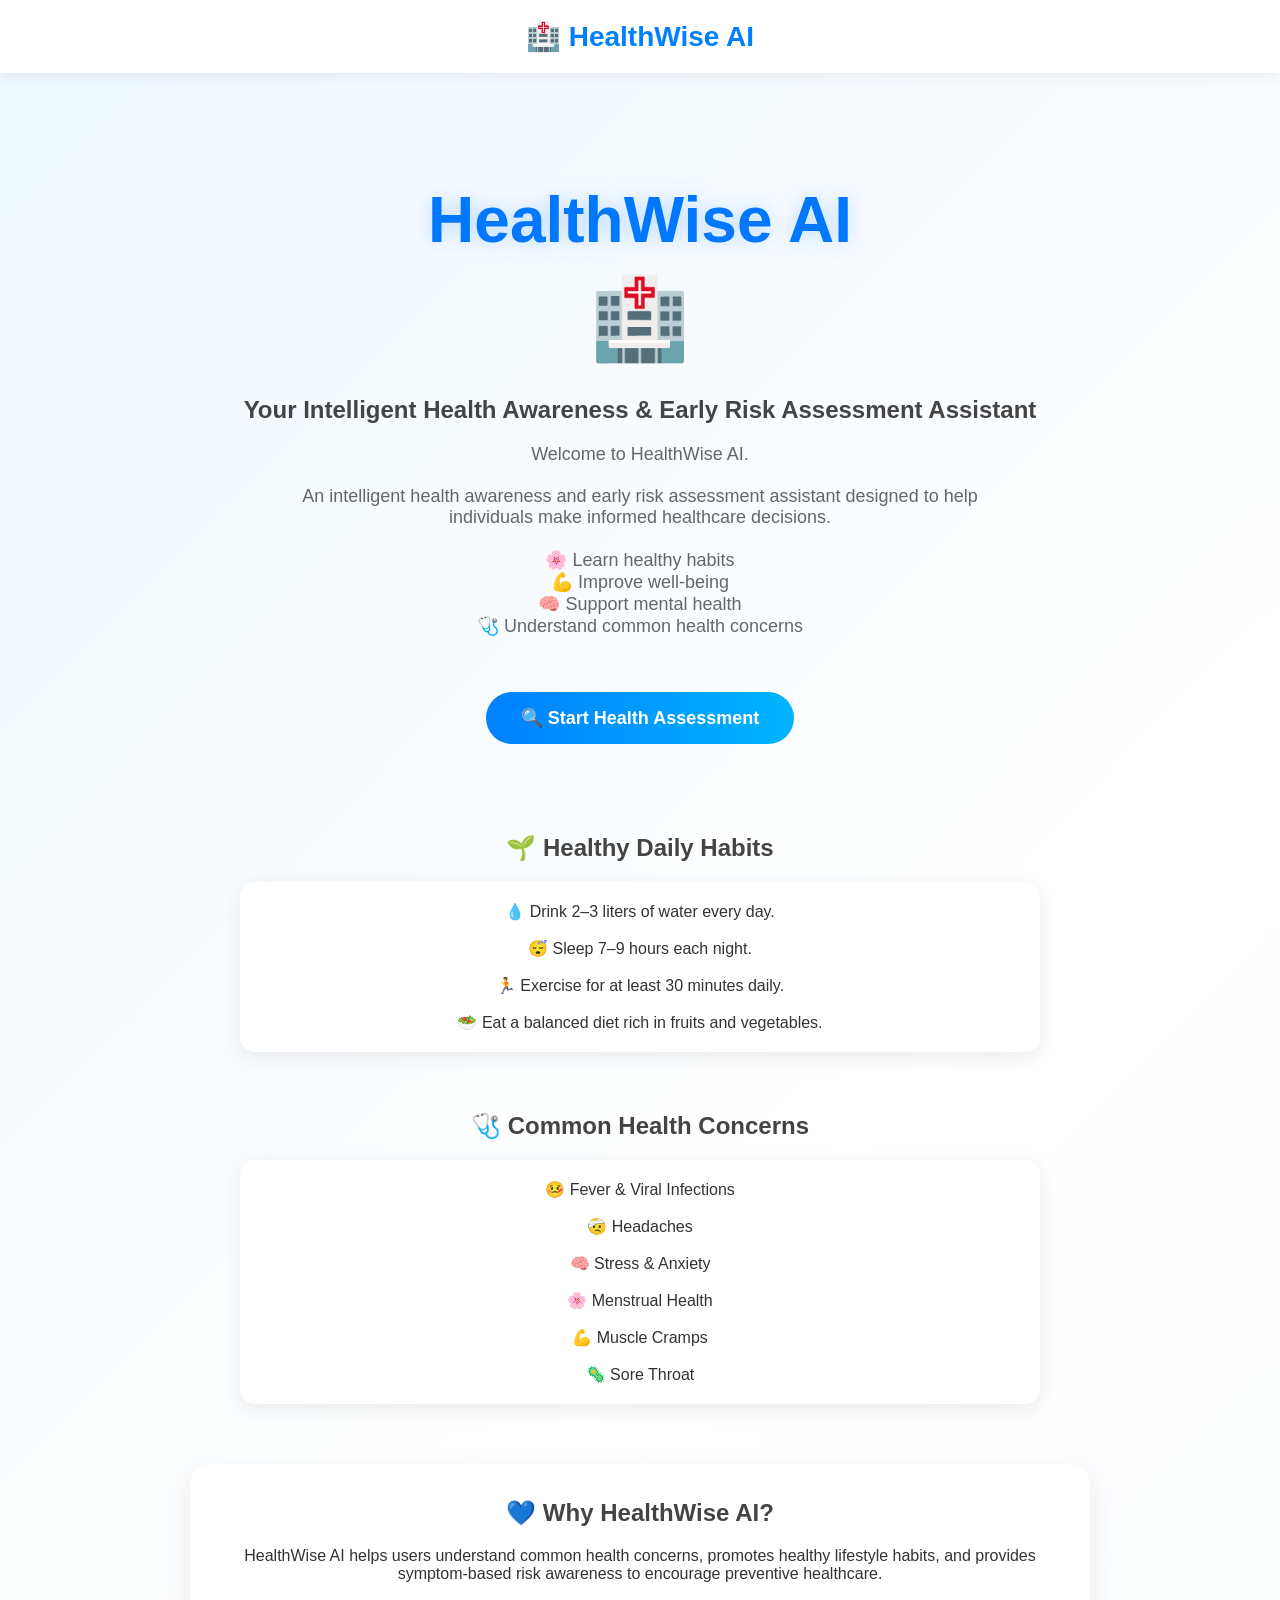
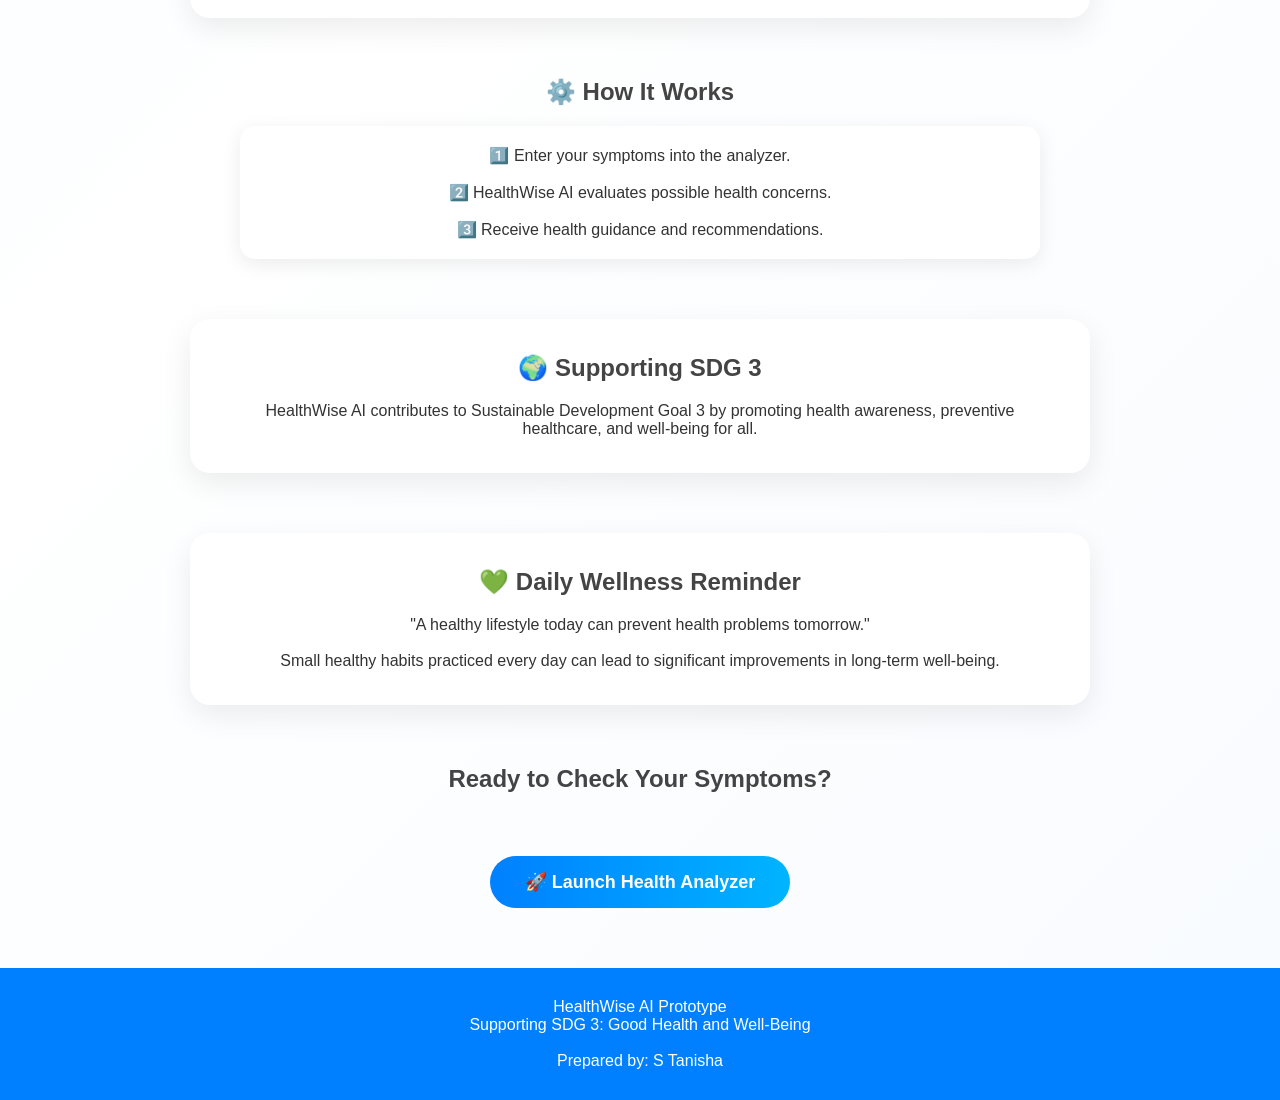
<file: index.html>
<!DOCTYPE html>
<html>

<head>
    <title>HealthWise AI</title>
    <link rel="stylesheet" href="style.css">
</head>

<body>

    <nav>
        <h3>🏥 HealthWise AI</h3>
    </nav>

    <div class="container">

        <h1>HealthWise AI</h1>

        <p style="font-size:80px;">
            🏥
        </p>

        <h2>
            Your Intelligent Health Awareness &
            Early Risk Assessment Assistant
        </h2>

        <p>
            Welcome to HealthWise AI.

            <br><br>

            An intelligent health awareness and early
            risk assessment assistant designed to help
            individuals make informed healthcare decisions.

            <br><br>

            🌸 Learn healthy habits
            <br>
            💪 Improve well-being
            <br>
            🧠 Support mental health
            <br>
            🩺 Understand common health concerns
        </p>

        <div style="margin-top:30px;">

            <a href="analyzer.html">

                <button>
                    🔍 Start Health Assessment
                </button>

            </a>

        </div>

    </div>

    <section class="tips">

        <h2>🌱 Healthy Daily Habits</h2>

        <div class="tip-card">
            💧 Drink 2–3 liters of water every day.
            <br><br>
            😴 Sleep 7–9 hours each night.
            <br><br>
            🏃 Exercise for at least 30 minutes daily.
            <br><br>
            🥗 Eat a balanced diet rich in fruits and vegetables.
        </div>

    </section>

    <section class="tips">

        <h2>🩺 Common Health Concerns</h2>

        <div class="tip-card">
            🤒 Fever & Viral Infections
            <br><br>
            🤕 Headaches
            <br><br>
            🧠 Stress & Anxiety
            <br><br>
            🌸 Menstrual Health
            <br><br>
            💪 Muscle Cramps
            <br><br>
            🦠 Sore Throat
        </div>

    </section>

    <section class="sdg">

        <h2>💙 Why HealthWise AI?</h2>

        <p>
            HealthWise AI helps users understand common
            health concerns, promotes healthy lifestyle
            habits, and provides symptom-based risk
            awareness to encourage preventive healthcare.
        </p>

    </section>

    <section class="tips">

        <h2>⚙️ How It Works</h2>

        <div class="tip-card">
            1️⃣ Enter your symptoms into the analyzer.

            <br><br>

            2️⃣ HealthWise AI evaluates possible health concerns.

            <br><br>

            3️⃣ Receive health guidance and recommendations.
        </div>

    </section>

    <section class="sdg">

        <h2>🌍 Supporting SDG 3</h2>

        <p>
            HealthWise AI contributes to Sustainable
            Development Goal 3 by promoting health
            awareness, preventive healthcare, and
            well-being for all.
        </p>

    </section>

    <section class="sdg">

        <h2>💚 Daily Wellness Reminder</h2>

        <p>
            "A healthy lifestyle today can prevent
            health problems tomorrow."

            <br><br>

            Small healthy habits practiced every day
            can lead to significant improvements in
            long-term well-being.
        </p>

    </section>

    <div style="margin:50px;">

        <h2>Ready to Check Your Symptoms?</h2>

        <br>

        <a href="analyzer.html">

            <button>
                🚀 Launch Health Analyzer
            </button>

        </a>

    </div>

    <footer>

        <p>
            HealthWise AI Prototype
            <br>
            Supporting SDG 3: Good Health and Well-Being

            <br><br>

            Prepared by: S Tanisha
        </p>

    </footer>

</body>

</html>
</file>
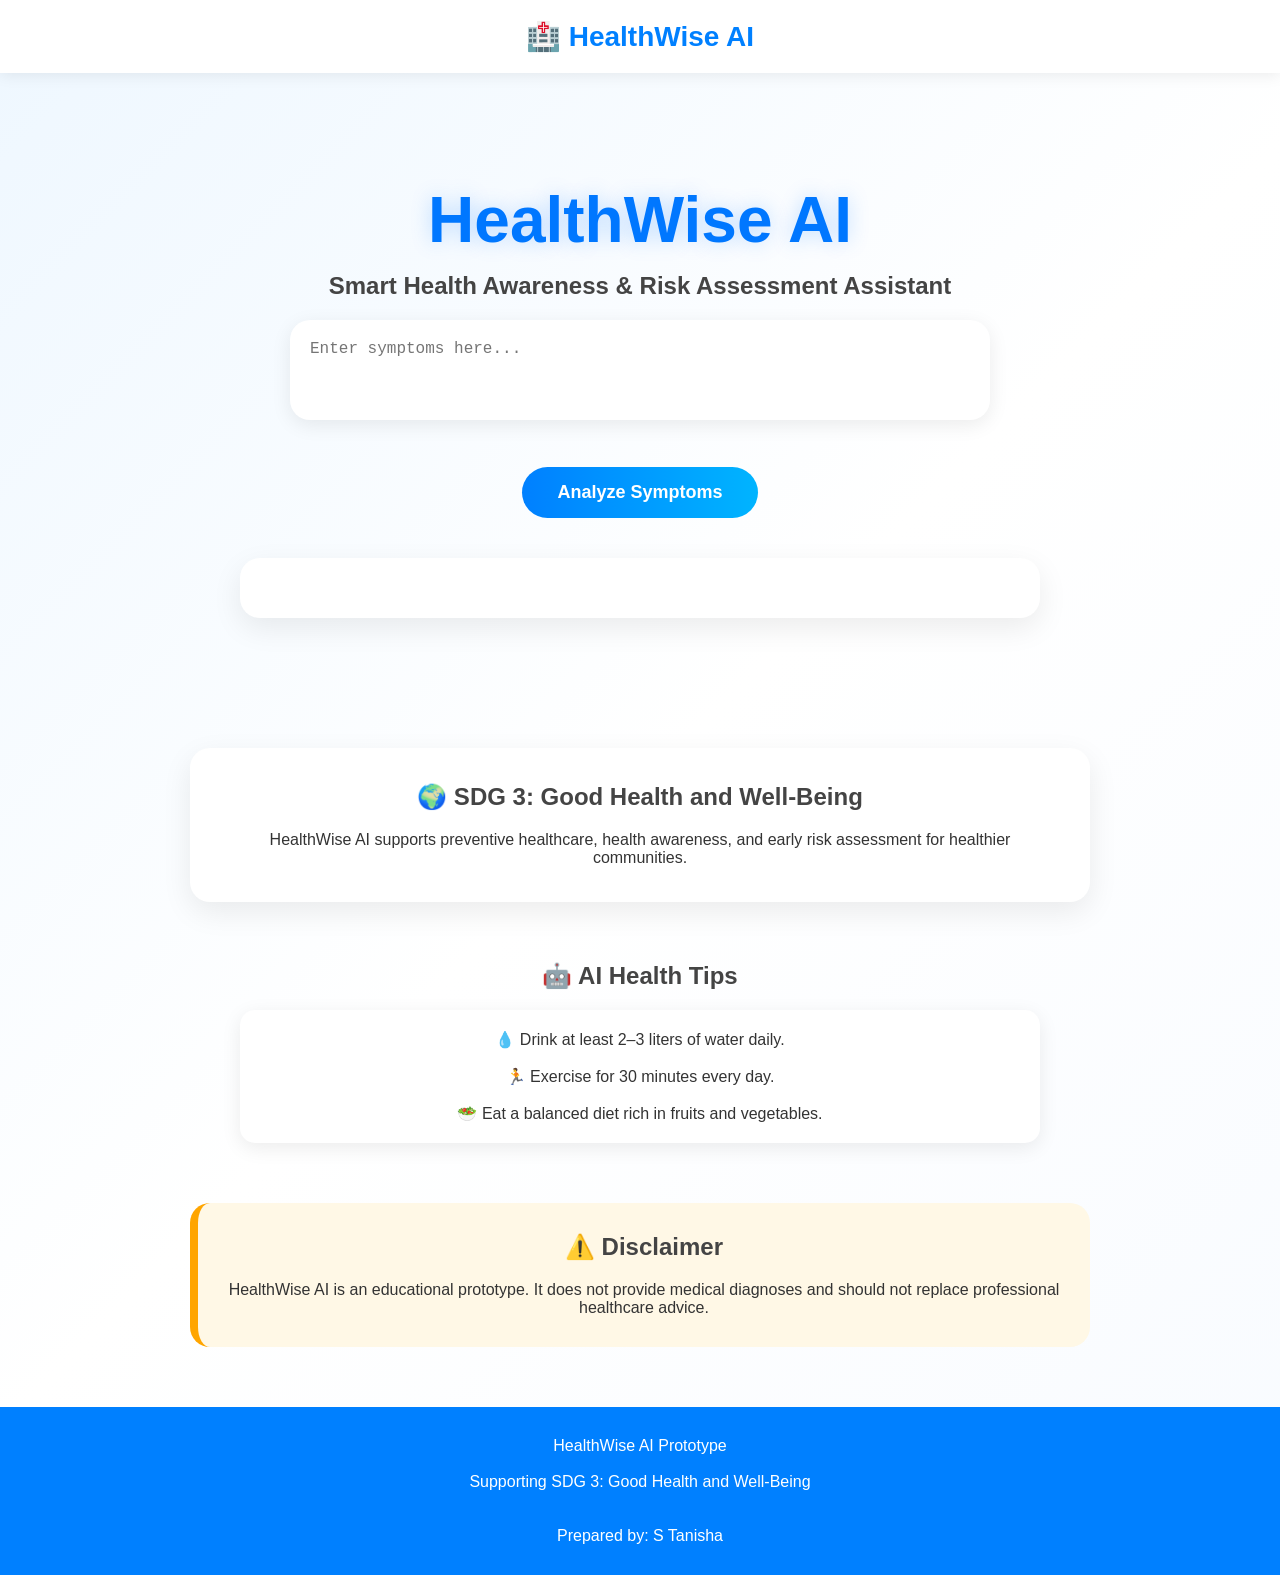
<file: analyzer.html>
<!DOCTYPE html>

<html>

<head>

<title>HealthWise AI</title>

<link rel="stylesheet" href="style.css">

</head>

<body>

    <nav>

<h3>
🏥 HealthWise AI
</h3>

</nav>

<div class="container">
<h1>HealthWise AI</h1>

<h2>
Smart Health Awareness &
Risk Assessment Assistant
</h2>

<textarea
id="symptoms"
placeholder="Enter symptoms here...">
</textarea>

<br><br>

<button onclick="analyzeSymptoms()">
Analyze Symptoms
</button>

<div id="result"></div>

</div>

<section class="sdg">

<h2>🌍 SDG 3: Good Health and Well-Being</h2>

<p>
HealthWise AI supports preventive healthcare,
health awareness, and early risk assessment
for healthier communities.
</p>

</section>

<section class="tips">

<h2>🤖 AI Health Tips</h2>

<div class="tip-card">
💧 Drink at least 2–3 liters of water daily.

<br><br>

🏃 Exercise for 30 minutes every day.

<br><br>

🥗 Eat a balanced diet rich in fruits and vegetables.
</div>

</section>

<script src="script.js"></script>

<section class="disclaimer">

<h2>⚠️ Disclaimer</h2>

<p>
HealthWise AI is an educational prototype.
It does not provide medical diagnoses and
should not replace professional healthcare advice.
</p>

</section>

<footer>

<p>
HealthWise AI Prototype
<br><br>
Supporting SDG 3: Good Health and Well-Being
</p>

<br><br>
Prepared by: S Tanisha
</footer>

</body>

</html>
</file>
<file: style.css>
/* =========================
   GLOBAL
========================= */

*{
    margin:0;
    padding:0;
    box-sizing:border-box;
}

body{

    font-family:'Segoe UI',sans-serif;

    background:
    linear-gradient(
        135deg,
        #eef7ff,
        #ffffff,
        #f8fbff
    );

    color:#333;

    text-align:center;
}

/* =========================
   NAVBAR
========================= */

nav{

    background:white;

    padding:20px;

    box-shadow:
    0 2px 15px rgba(0,0,0,0.08);

    position:sticky;

    top:0;

    z-index:100;
}

nav h3{

    color:#0080ff;

    font-size:28px;

    font-weight:700;
}

/* =========================
   HERO SECTION
========================= */

.container{

    margin-top:80px;

    padding:30px;
}

h1{

    font-size:64px;

    color:#0077ff;

    margin-bottom:15px;

    text-shadow:
    0 0 20px rgba(0,119,255,0.25);
}

h2{

    color:#444;

    margin-bottom:20px;
}

.container p{

    font-size:18px;

    color:#666;

    max-width:700px;

    margin:auto;

    margin-bottom:30px;
}

/* =========================
   INPUT
========================= */

textarea{

    width:70%;

    max-width:700px;

    height:100px;

    border:none;

    border-radius:20px;

    padding:20px;

    font-size:16px;

    box-shadow:
    0 5px 20px rgba(0,0,0,0.08);

    resize:none;

    outline:none;
}

/* =========================
   BUTTON
========================= */

button{

    margin-top:25px;

    padding:15px 35px;

    border:none;

    border-radius:30px;

    background:
    linear-gradient(
        90deg,
        #0080ff,
        #00b4ff
    );

    color:white;

    font-size:18px;

    font-weight:bold;

    cursor:pointer;

    transition:0.3s;
}

button:hover{

    transform:translateY(-3px);

    box-shadow:
    0 10px 20px rgba(0,128,255,0.3);
}

/* =========================
   RESULT CARD
========================= */

#result{

    width:70%;

    max-width:800px;

    margin:40px auto;

    background:white;

    padding:30px;

    border-radius:20px;

    box-shadow:
    0 10px 30px rgba(0,0,0,0.08);

    text-align:left;
}

/* =========================
   RISK CARDS
========================= */

.risk-card{

    line-height:1.8;
}

.high{

    border-left:8px solid #ff4d4d;
    padding-left:20px;
}

.medium{

    border-left:8px solid #ffb84d;
    padding-left:20px;
}

.low{

    border-left:8px solid #4caf50;
    padding-left:20px;
}

ul{

    margin-top:10px;
    margin-left:20px;
}

/* =========================
   PROGRESS BAR
========================= */

.progress{

    width:100%;

    height:20px;

    background:#e0e0e0;

    border-radius:20px;

    overflow:hidden;

    margin:15px 0;
}

.progress-fill{

    height:100%;

    background:
    linear-gradient(
        90deg,
        #ff6b6b,
        #ff3b3b
    );
}

/* =========================
   SDG SECTION
========================= */

.sdg{

    width:80%;

    max-width:900px;

    margin:60px auto;

    background:white;

    padding:35px;

    border-radius:20px;

    box-shadow:
    0 10px 30px rgba(0,0,0,0.08);
}

/* =========================
   HEALTH TIPS
========================= */

.tips{

    margin-top:60px;
}

.tip-card{

    width:70%;

    max-width:800px;

    margin:20px auto;

    background:white;

    padding:20px;

    border-radius:15px;

    box-shadow:
    0 5px 20px rgba(0,0,0,0.08);

    transition:0.3s;
}

.tip-card:hover{

    transform:translateY(-5px);
}

/* =========================
   DISCLAIMER
========================= */

.disclaimer{

    width:80%;

    max-width:900px;

    margin:60px auto;

    background:#fff8e6;

    padding:30px;

    border-radius:20px;

    border-left:8px solid orange;
}

/* =========================
   FOOTER
========================= */

footer{

    margin-top:60px;

    background:#0080ff;

    color:white;

    padding:30px;

    font-size:16px;
}
</file>
